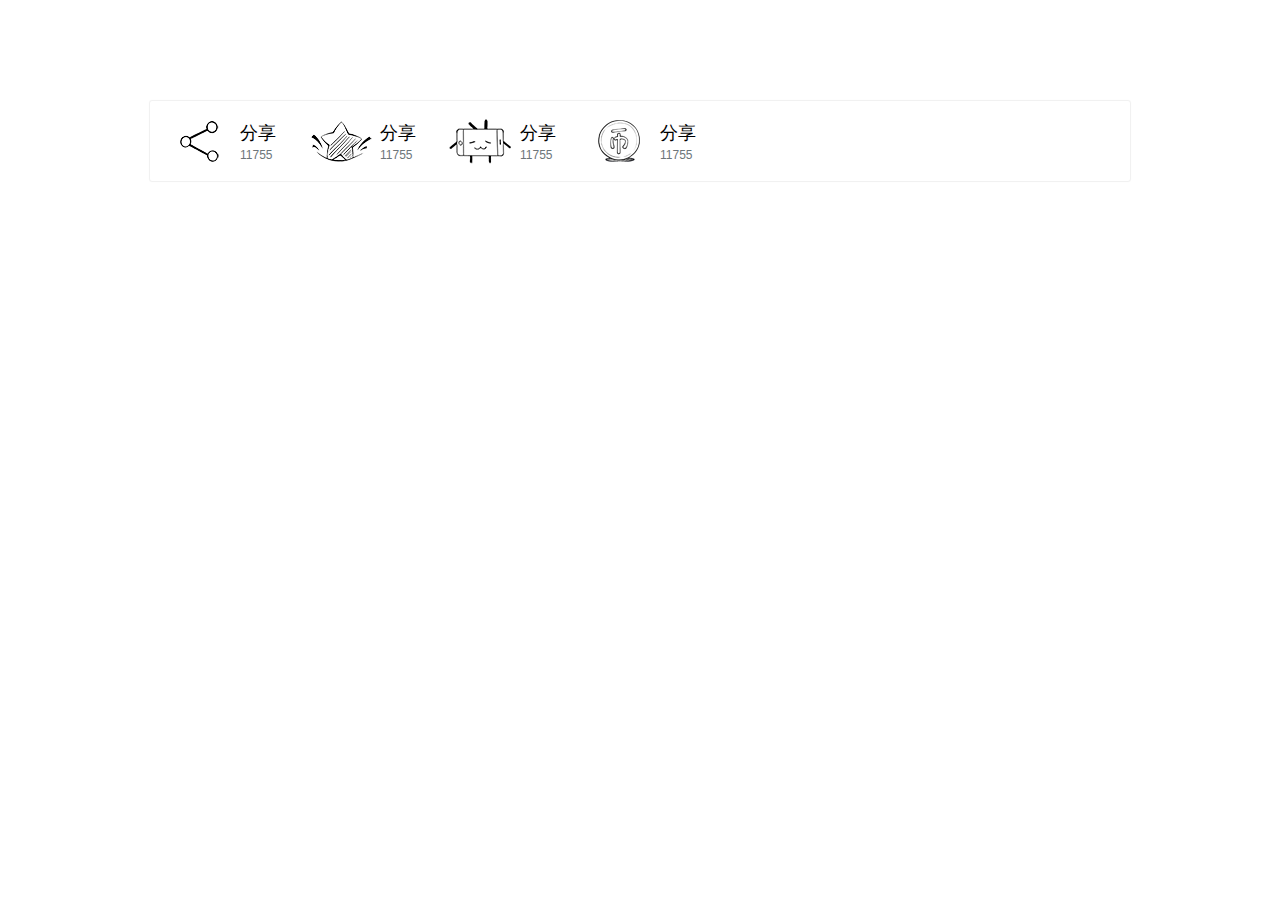
<file: 哔哩哔哩菜单按钮/index.html>
<!DOCTYPE html>
<html>
<head>
<meta charset="utf-8">
<meta http-equiv="X-UA-Compatible" content="IE=edge,chrome=1">
<title>萌萌的菜单按钮</title>
<link rel="stylesheet" href="index.css">
</head>
<body>
<div class="wrapper clearfix">
<div class="share lf">
    <div class="clearfix">
        <span class="share-bg conment"></span>
        <div class="desp">
            <h1>分享</h1>
            <p>11755</p>
        </div>
    </div>
</div>
<div class="collect lf">
    <div class="clearfix">
        <span class="collect-bg conment"></span>
        <div class="desp">
            <h1>分享</h1>
            <p>11755</p>
        </div>
    </div>
</div>
<div class="iPhone lf">
    <div class="clearfix">
        <span class="iPhone-bg conment"></span>
        <div class="desp">
            <h1>分享</h1>
            <p>11755</p>
        </div>
    </div>
</div>
<div class="coin lf">
    <div class="clearfix">
        <span class="coin-bg conment"></span>
        <div class="desp">
            <h1>分享</h1>
            <p>11755</p>
        </div>
    </div>
</div>
</div>   
</body>
</html>
</file>
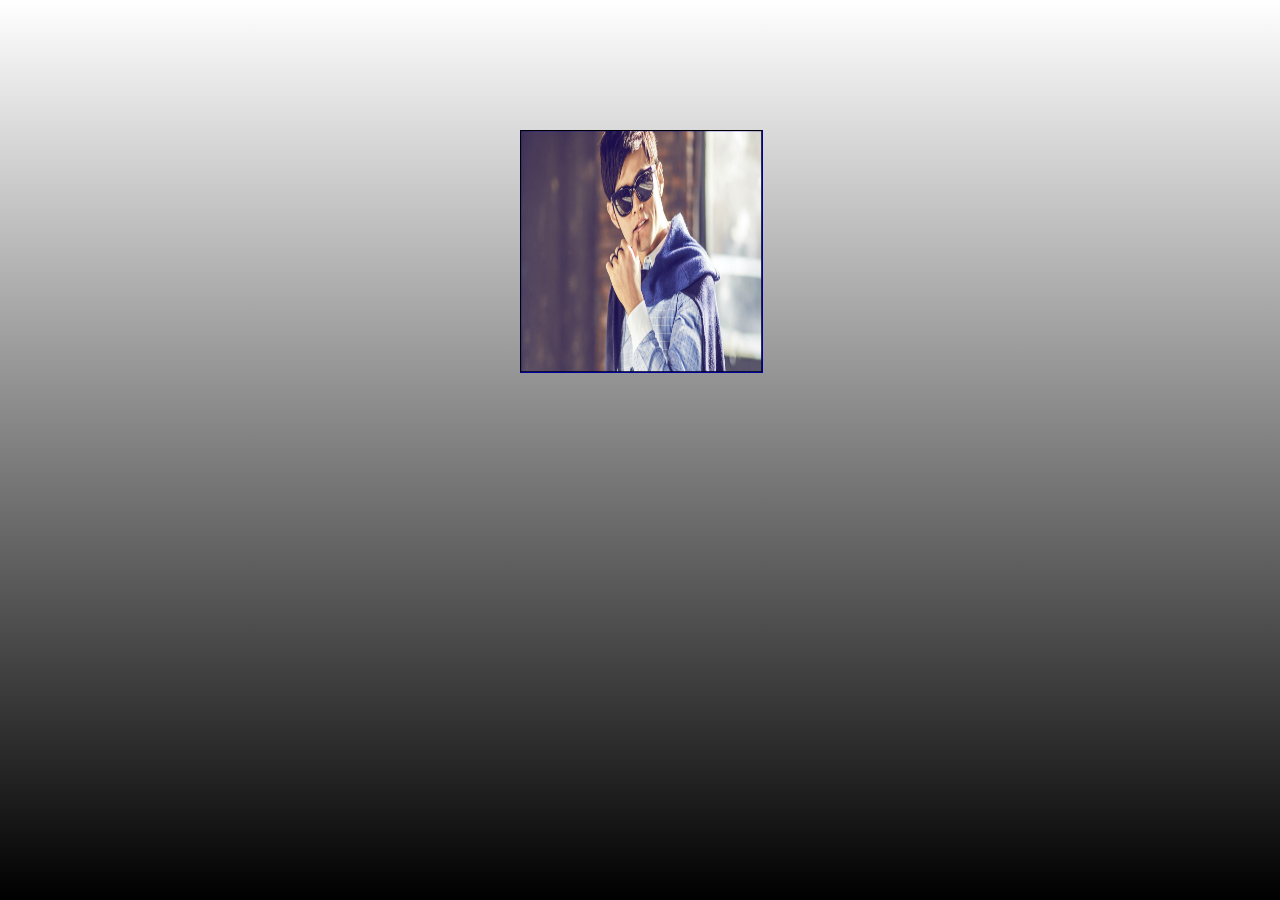
<file: 3D旋转/3D旋转.html>
<!DOCTYPE html>
<html lang="en">
<head>
	<meta charset="UTF-8">
	<title>Document</title>
</head>
<style type="text/css">
@keyframes sharing{
	0% { 
		transform: rotateX(0deg) rotateY(0deg)rotateZ(0deg);
	}
	100% {
		transform: rotateX(360deg) rotateY(360deg)rotateZ(360deg);
	}
}
html {
	background: linear-gradient(white 0%, black 100%);
	height: 100%;
}
.wrap {
	margin-top: 150px;
	perspective: 600px;
}
.cube {
	width: 200px;
	height: 200px;
	margin:auto;
	position: relative;
	transform-style: preserve-3d;
	animation: 16s sharing infinite linear;
}
.wrap .cube img{
	width: 200px;
	height: 200px;
}
.cube > div {
	text-align: center;
	line-height: 200px;
	width: 100%;
	height: 100%;
	border: 1px solid black;
	background-color: blue;
	position: absolute;
}
.cube >span {
	width: 100px;
	height: 100px;
	position: absolute;
	top: 50px;
	left: 50px;
	border-radius: 50%;
	background-color: pink;
	border: 1px solid black;
}
.out-front {
	transform: translateZ(100px);
}
.out-back {
	transform: translateZ(-100px) rotateY(180deg);
}
.out-left {
	transform: translateX(-100px) rotateY(-90deg);
}
.out-right {
	transform: translateX(100px) rotateY(90deg);
}
.out-top {
	transform: translateY(-100px) rotateX(90deg);
}
.out-bottom {
	transform: translateY(100px) rotateX(-90deg);
}

.in-front {
	transform: translateZ(50px);
}
.in-back {
	transform: translateZ(-50px) rotateY(180deg);
}
.in-left {
	transform: translateX(-50px) rotateY(-90deg);
}
.in-right {
	transform: translateX(50px) rotateY(90deg);
}
.in-top {
	transform: translateY(-50px) rotateX(90deg);
}
.in-bottom {
	transform: translateY(50px) rotateX(-90deg);
}


.cube:hover .out-front {
	transform: translateZ(200px);
}

.cube:hover .out-back {
	transform: translateZ(-200px) rotateY(180deg);
}

.cube:hover .out-left {
	transform: translateX(-200px) rotateY(-90deg);
}

.cube:hover .out-right {
	transform: translateX(200px) rotateY(90deg);
}

.cube:hover .out-top {
	transform: translateY(-200px) rotateX(90deg);
}

.cube:hover .out-bottom {
	transform: translateY(200px) rotateX(-90deg);
}

</style>
<body>
	<div class="wrap">
		<div class="cube">
			<div class="out-front">
				<img src="images/jay2jpg.jpg" alt=""/>
			</div>
			<div class="out-back">
				<img src="images/雪炫1.jpg" alt=""/>
			</div>
			<div class="out-left">
				<img src="images/jay3.jpg" alt=""/>
			</div>
			<div class="out-right">
				<img src="images/jay4.jpg" alt=""/>
			</div>
			<div class="out-top">
				<img src="images/kisum1.jpg" alt=""/>
			</div>
			<div class="out-bottom">
				<img src="images/tara1.jpg" alt=""/>
			</div>

			<span class="in-front"></span>
			<span class="in-back"></span>
			<span class="in-left"></span>
			<span class="in-right"></span>
			<span class="in-top"></span>
			<span class="in-bottom"></span>
		</div>
	</div>
</body>
</html>
</file>
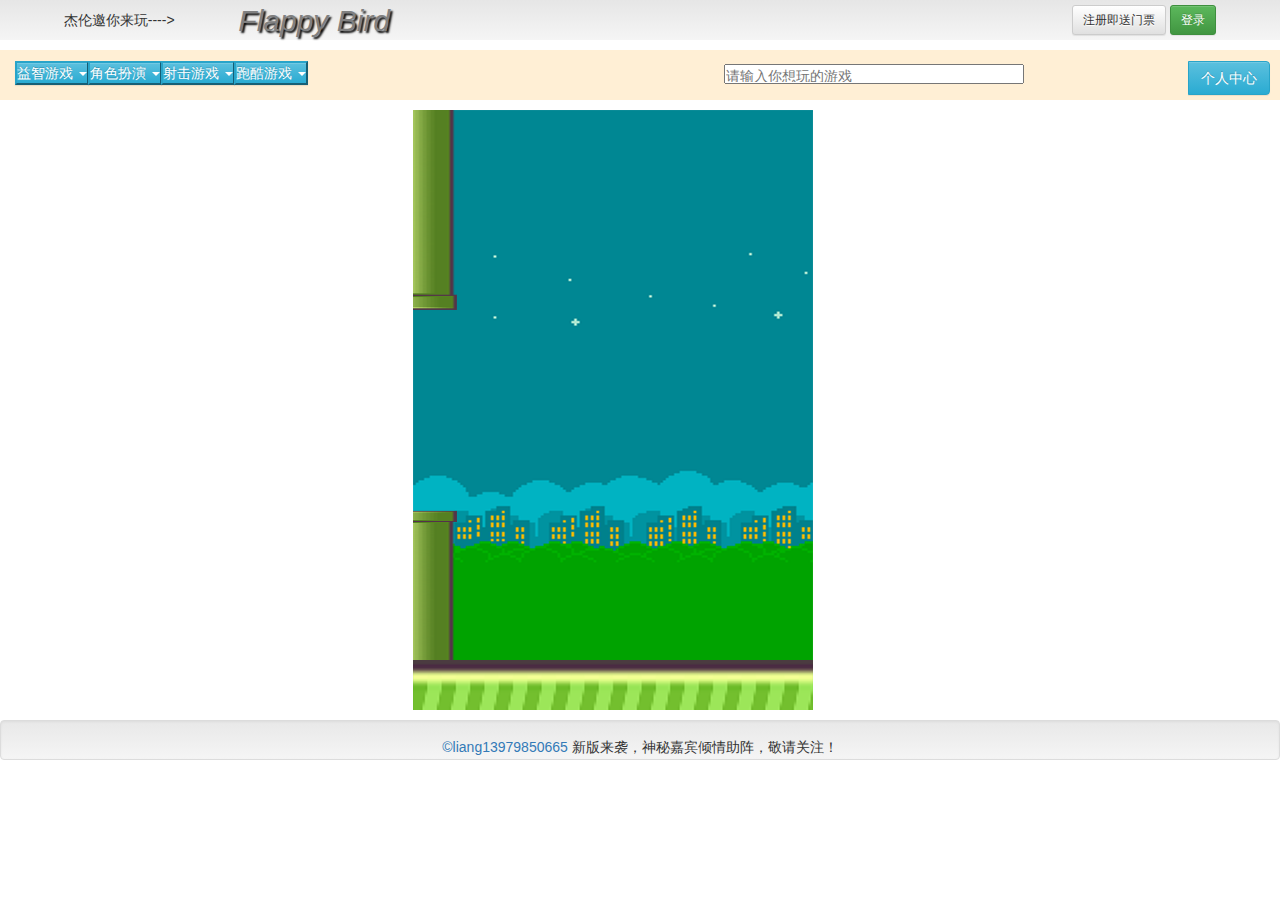
<file: Flappy Bird/综合项目.html>
<!DOCTYPE html>
<html lang="en">
<head>
    <meta charset="UTF-8">
    <title>Flappy Bird</title>

    <link rel="stylesheet" href="bs和js插件/bootstrap-3.3.7-dist/css/bootstrap.css"/>
    <link rel="stylesheet" href="bs和js插件/bootstrap-3.3.7-dist/css/bootstrap-theme.css"/>
    <script src="bs和js插件/jquery-3.1.0.js"></script>
    <script src="bs和js插件/bootstrap-3.3.7-dist/js/bootstrap.js"></script>

    <style>
        header{
            height: 40px;
            background: linear-gradient(#e6e6e6, #f5f5f5);
        }
        nav{
            height: 50px;
            background: papayawhip;
            margin-top: 10px;
        }
        section{
            height: 450px;
            background: skyblue;
            margin-top: 10px;
        }
        footer{
            height: 30px;
            background: #0f0f0f;
            margin-top: 10px;
        }

        @keyframes jay{
            0%{font-size: 30px}
            50%{font-size: 35px}
            100%{font-size: 40px}
        }
        #jay{
            text-shadow: #000000 2px 2px 2px;
            animation: jay 2s 100 linear;
        }
        *{
            margin: 0;
            padding: 0;
        }

        #canvas{
            align-content: center;
            left: 50%;
            position: relative;
        }
    </style>

</head>
<body onload="init();">

<!-- 头部条开始 -->
<header class="col-sm-12">
    <span class="col-sm-2" style="margin-top: 10px;text-align: center">杰伦邀你来玩----></span>
    <span id="jay" class="col-sm-3" style="font-size: 30px; color: gray;margin-top: 0px;"><i>Flappy Bird</i></span>

    <div class="col-sm-3 col-sm-push-5 btn-group-sm">
        <button class="btn btn-default" id="login" data-toggle="modal" data-target="#signinmodal" style="height: 30px;margin-top: 5px;">注册即送门票</button>
        <button class="btn btn-success" id="signin" data-toggle="modal" data-target="#loginmodal" style="right: 20px; height: 30px;margin-top: 5px;">登录</button>
    </div>
</header>

<!-- 导航栏开始 -->
<nav class="col-sm-12 btn-group">
    <div class="btn-group dropdown" style="top: 11px;">
        <button class="btn-group btn-info" data-toggle="dropdown">
            益智游戏
            <span class="caret"></span>
        </button>
        <ul class="dropdown-menu">
            <li class="dropdown-header">益智</li>
            <li>快速魔方</li>
            <li><a id="toggle">笨鸟先飞</a></li>
            <li class="divider"></li>
            <li>龟兔赛跑</li>
        </ul>
    </div>

    <div class="btn-group dropdown" style="top: 11px;">
        <button class="btn-group btn-info" data-toggle="dropdown">
            角色扮演
            <span class="caret"></span>
        </button>
        <ul class="dropdown-menu">
            <li class="dropdown-header">益智</li>
            <li>快速魔方</li>
            <li>笨鸟先飞</li>
            <li class="divider"></li>
            <li>龟兔赛跑</li>
        </ul>
    </div>

    <div class="btn-group dropdown" style="top: 11px;">
        <button class="btn-group btn-info" data-toggle="dropdown">
            射击游戏
            <span class="caret"></span>
        </button>
        <ul class="dropdown-menu">
            <li class="dropdown-header">益智</li>
            <li>快速魔方</li>
            <li>笨鸟先飞</li>
            <li class="divider"></li>
            <li>龟兔赛跑</li>
        </ul>
    </div>

    <div class="btn-group dropdown" style="top: 11px;">
        <button class="btn-group btn-info" data-toggle="dropdown">
            跑酷游戏
            <span class="caret"></span>
        </button>
        <ul class="dropdown-menu">
            <li class="dropdown-header">益智</li>
            <li>快速魔方</li>
            <li>笨鸟先飞</li>
            <li class="divider"></li>
            <li>龟兔赛跑</li>
        </ul>
    </div>

    <input type="text" class="col-sm-offset-4 glyphicon glyphicon-search" placeholder="请输入你想玩的游戏" style="width: 300px;margin-top: 13px;"/>
    <button class="btn btn-info navbar-right" style="top: 11px; right: 10px;">个人中心</button>
</nav>

<!-- 中间为游戏部分 -->
<section class="col-sm-8 col-lg-push-2" style="width: 400px;height: 600px;background-color: #fff;">
    <canvas id="canvas" width="400px" height="600px"></canvas>
</section>

<!-- 脚部版权 -->
<footer class="well col-sm-12" style="text-align: center; line-height: 100%;">
    <a href="">©liang13979850665</a>
    新版来袭，神秘嘉宾倾情助阵，敬请关注！
</footer>

<!-- 登录框模态 -->
<div class="modal" id="loginmodal">
    <div class="modal-dialog">
        <div class="modal-content">
            <div class="modal-header">
                <button class="close" data-dismiss="modal">
                    <span aria-hidden="true"> × </span>
                    <span class="sr-only">close</span>
                </button>
                <h3>请登录</h3>
            </div>
            <div class="modal-body">
                <p>登录</p><input type="text" placeholder="请输入用户名"/>
                <p>密码</p><input type="password" placeholder="请输入密码"/>
            </div>
            <div class="modal-footer">
                <button class="btn btn-info" data-toggle="modal" data-target="#signin" data-dismiss="modal">注册</button>
                <button class="btn btn-success" id="log">登录</button>
            </div>
        </div>
    </div>
</div>
<!-- 注册框模态 -->
    <div class="modal" id="signinmodal">
        <div class="modal-dialog">
            <div class="modal-content">
                <div class="modal-header">
                    <button class="close" data-dismiss="modal" data-target="#signin">
                        <span aria-hidden="true"> &times;</span>
                        <span class="sr-only">close</span>
                    </button>
                    <h3>请注册</h3>
                </div>
                <div class="modal-body">
                    <p>用户名</p><input type="text" placeholder="请输入用户名" id="uname"/>
                    <p>密码</p><input type="password" placeholder="请输入密码" id="pwd"/>
                    <p>确认密码</p><input type="password" placeholder="请再次输入密码" id="checkpwd"/>
                </div>
                <div class="modal-footer">
                    <button class="btn btn-info" id="surebtn">确认</button>
                </div>
            </div>
        </div>
    </div>

<script>
    /* 注册框数据保存 */
    var uname = $("#uname");
    var pwd = $("#pwd");
    var checkpwd = $("#checkpwd");
    var surebtn = $("#surebtn");

    var exspan = document.createElement("span");
    var exmeter = document.createElement("meter");
    exmeter.low = 3;
    exmeter.high = 7;
    exmeter.optimum = 8;
    exmeter.max = 12;


    pwd[0].oninput = function () {

    }

    checkpwd[0].oninput = function () {
        if(this.value != pwd.val() && this.value.length != 0){
            exspan.innerHTML = "×&nbsp;  输入密码有误，清重新输入"
        }else{
            exspan.innerHTML = "√&nbsp;  输入正确"
        }
        this.parentNode.appendChild(exspan);
        if(checkpwd.val().length == 0){
            this.parentNode.removeChild(exspan);
        }
    }

    surebtn[0].onclick = function () {
        if(uname.val().length != 0 && pwd.val().length != 0){
            localStorage.setItem("usernames", uname.val());
            localStorage.setItem("password", pwd.val());
            $("#signinmodal").modal("hide");
            alert("注册成功！");
        }else{
            alert("用户名和密码输入不能为空！");
        }
    }
</script>

<script>
    /*var toggle = document.getElementById("toggle");
    var scr = document.getElementById("src");
    toggle.onclick = function () {
        scr.setAttribute("src", "action.js");
    }*/
</script>

<script id="scr" src="action.js"></script>



</body>
</html>
</file>
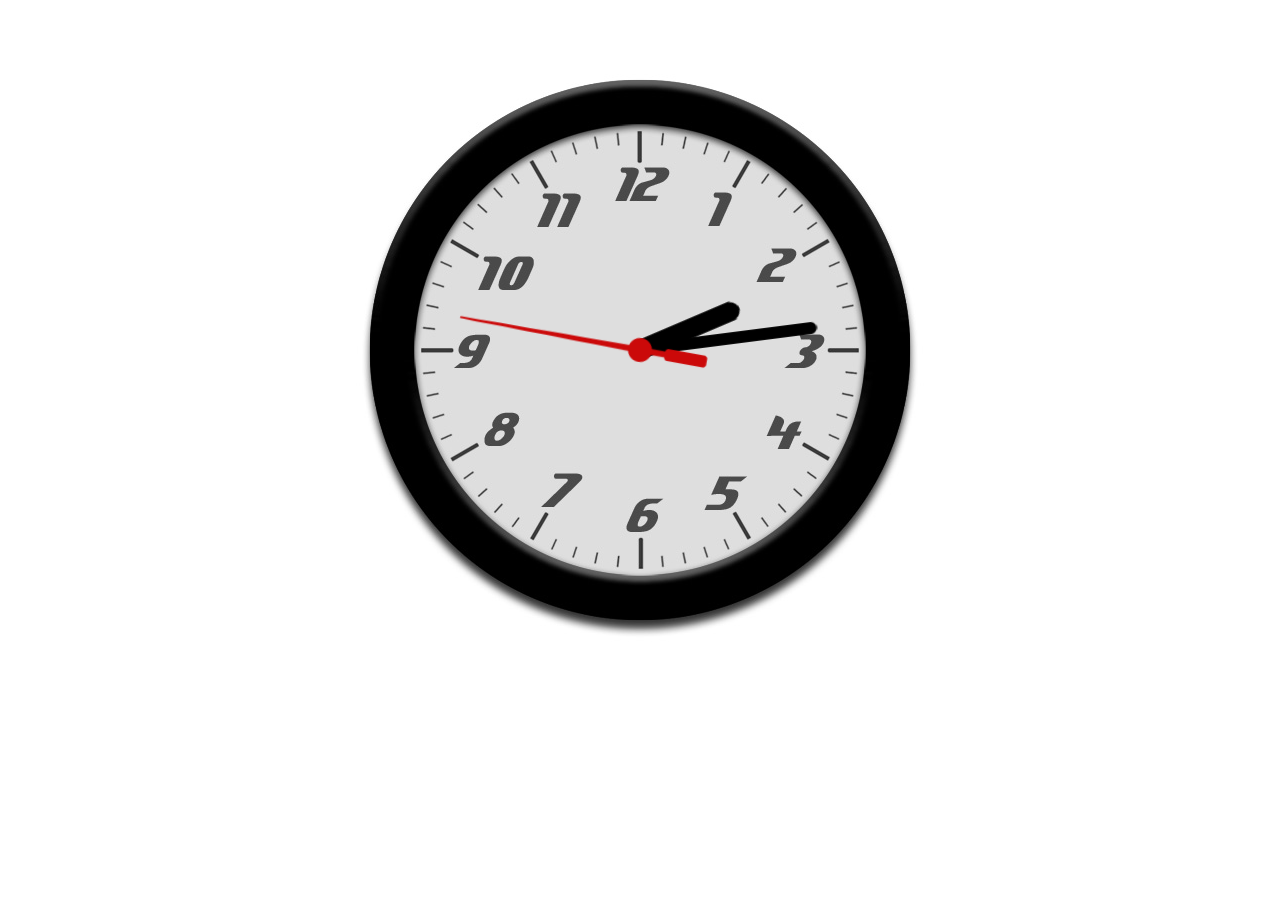
<file: 模拟时钟/模拟时钟.html>
<!DOCTYPE html>
<html lang="en">
<head>
    <meta charset="UTF-8">
    <title>模拟时钟</title>
    <link rel="icon" type="image/jpg" href="images2/clock.jpg"/>
    <style>
        *{
            margin: 0;
            padding: 0;
        }
        .clock{
            width: 600px;
            height: 600px;
            margin: 50px auto;
            position: relative;
            background: url("images2/clock.jpg") no-repeat;
        }
        .clock div{
            width: 600px;
            height: 600px;
            position: absolute;
        }
        .h{
            background: url("images2/hour.png") no-repeat center;
        }
        .m{
            background: url("images2/minute.png") no-repeat center;
        }
        .s{
            background: url("images2/second.png") no-repeat center;
        }
    </style>
    <script>
       window.onload = function () {
           var hour = document.getElementById("hour");
           var minute = document.getElementById("minute");
           var second = document.getElementById("second");

           hour.style.webkitTransform =  "rotate(180deg)";
           minute.style.webkitTransform =  "rotate(60deg)";
           second.style.webkitTransform =  "rotate(120deg)";

           var h = 0, m = 0, s = 0, ms = 0 ;
           setInterval(function(){
               var date = new Date();
               ms = date.getMilliseconds();
               s = date.getSeconds() + ms / 1000;
               m = date.getMinutes() + s / 60;
               h = date.getHours() % 12 + m / 60;
//               console.log(h + ":" + m + ":" + s);
               second.style.webkitTransform =  "rotate("+ 6*s +"deg)";
               minute.style.webkitTransform =  "rotate("+ 6*m +"deg)";
               hour.style.webkitTransform =  "rotate("+ 30*h +"deg)";
           }, 10)
       }
    </script>
</head>
<body>
<div class="clock">
    <div class="h" id="hour"></div>
    <div class="m" id="minute"></div>
    <div class="s" id="second"></div>
</div>
</body>
</html>
</file>
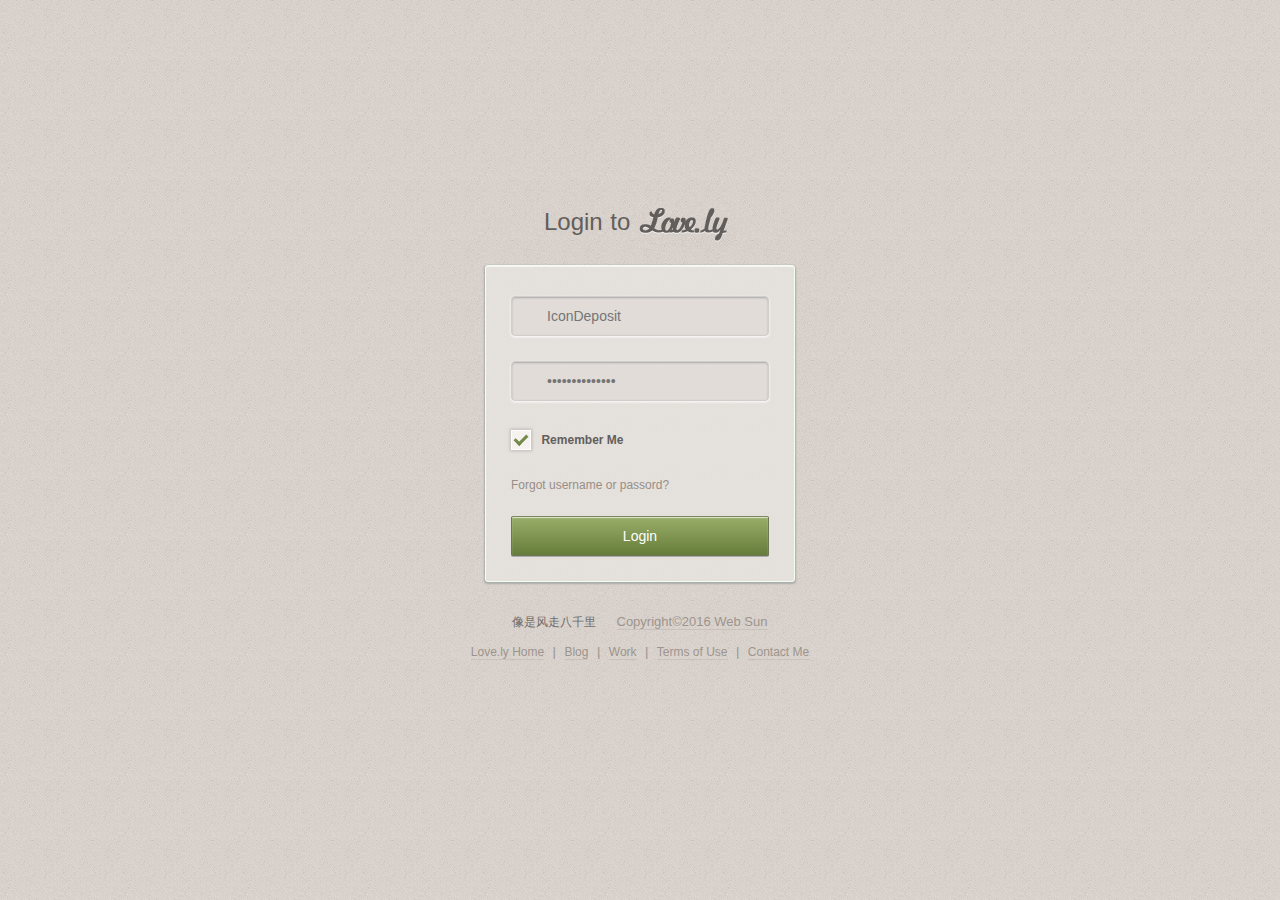
<file: 登录框/login.html>
<!DOCTYPE html>
<html>
<head>
<meta charset="utf-8">
<meta http-equiv="X-UA-Compatible" content="IE=edge,chrome=1">
<title>登录页面</title>
<link href="" rel="stylesheet">
<link rel="stylesheet" href="http://at.alicdn.com/t/font_1466005263_4110875.css">
<link rel="stylesheet" href="main.css">
</head>
<body>
  <div class="site-login-wrapper">
        <div class="header">
        	<h2>Login to 
                <img src="imgs/font.png" alt="logo">
            </h2>
        </div>
        <div class="login-form">
        	<form action="" method="post">
    	    	<ul class="form-content">
    	    		<li class="login-items">
    		    		<span class="iconfont icon-yonghuming pics"></span>
    		    		<input class="login-user" name="user" type="text" placeholder="IconDeposit"> 
    	    		</li>
    	    		<li class="login-items">
    		    		<span class="iconfont icon-mima pics"></span>
    		    		<input class="login-pwd" name="pwd" type="password" placeholder="••••••••••••••">
    	    		</li>
    	    		<li class="login-items rmb">
    		    		<input id="checkbox" type="checkbox" checked>
                        <label class="square" for="checkbox"></label>
                        <label class="remember" for="checkbox">Remember Me</label>
                    </li>
    	    		<li class="login-items rmb">
                        <a class="forget" href="">Forgot username or passord?</a>
                    </li>
    	    		<li class="login-items">
    		    		<button type="submit" class="login-btn">Login</button>
    	    		</li>

    	    	</ul>
        	</form>
        </div>
        <div class="footer">
        	<p>像是风走八千里&nbsp;&nbsp;&nbsp;&nbsp;&nbsp;&nbsp;<a href="#" class="copyright">Copyright©2016 Web Sun</a></p>
        	<ul class="links">
        		<li class="friend-link"><a href="#">Love.ly Home</a></li>
        		  <li class="line">|</li>
        		<li class="friend-link"><a href="#">Blog</a></li>
        		  <li class="line">|</li>
        		<li class="friend-link"><a href="#">Work</a></li>
        		  <li class="line">|</li>
        		<li class="friend-link"><a href="#">Terms of Use</a></li>
        		  <li class="line">|</li>
        		<li class="friend-link"><a href="#">Contact Me</a></li>
        	</ul>
        </div>
  </div>
</body>
</html>
</file>
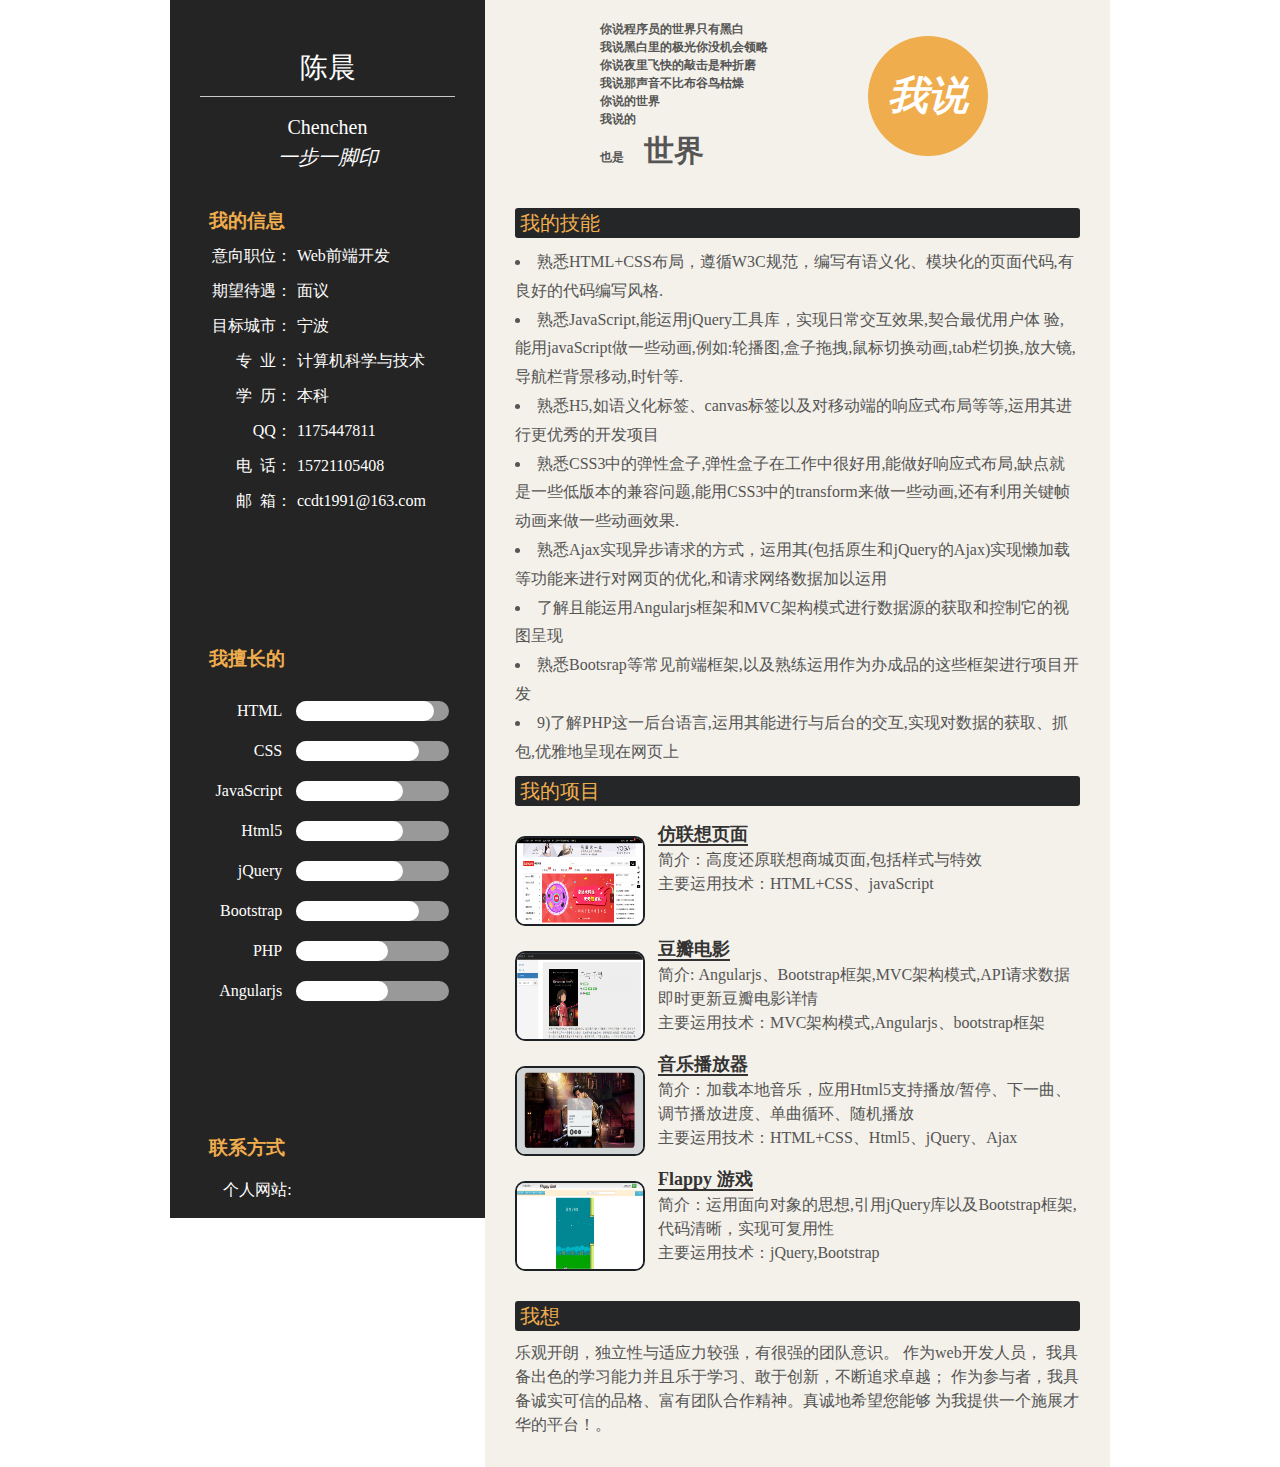
<file: 网页简历/aresume.html>
<!DOCTYPE html>
<html>
<head>
    <meta charset="utf-8">
    <meta http-equiv="X-UA-Compatible" content="IE=edge,chrome=1">
    <link rel="icon" href="images/"/>
    <title>Chenchen</title>
    <link rel="stylesheet" type="text/css" href="aresume.css">
</head>
<body>
<div class="wrapper clearfix">
    <div id="site-aside">
        <div class="aside-head">
            <h1 class="name">陈晨</h1>
            <p class="will">Chenchen<br/><i>一步一脚印</i></p>
        </div>
        <h3 style="float: left;color: #f0ad4e;margin-top: 20px;">&nbsp;&nbsp;我的信息</h3>
        <div class="aside-content">
            <dl class="baseinfo clearfix">
                <dt>意向职位：</dt>
                <dd>Web前端开发</dd>
                <dt>期望待遇：</dt>
                <dd>面议</dd>
                <dt>目标城市：</dt>
                <dd>宁波</dd>
                <dt>专&nbsp;&nbsp;业：</dt>
                <dd>计算机科学与技术</dd>
                <dt>学&nbsp;&nbsp;历：</dt>
                <dd>本科</dd>
                <dt>QQ：</dt>
                <dd>1175447811</dd>
                <dt>电&nbsp;&nbsp;话：</dt>
                <dd>15721105408</dd>
                <dt>邮&nbsp;&nbsp;箱：</dt>
                <dd>ccdt1991@163.com</dd>
            </dl>
            <br/>
            <br/>
            <br/>
            <br/>
            <h3 style="float: left;color: #f0ad4e;padding-top: 31px;">&nbsp;&nbsp;我擅长的</h3>
            <dl class="skills clearfix">
                <dt>HTML</dt>
                <dd class="progress">
                    <div class="progress-bar hl"></div>
                </dd>
                <dt>CSS</dt>
                <dd class="progress">
                    <div class="progress-bar cs"></div>
                </dd>
                <dt>JavaScript</dt>
                <dd class="progress">
                    <div class="progress-bar js"></div>
                </dd>
                <dt>Html5</dt>
                <dd class="progress">
                    <div class="progress-bar js"></div>
                </dd>
                <dt>jQuery</dt>
                <dd class="progress">
                    <div class="progress-bar jq"></div>
                </dd>
                <dt>Bootstrap</dt>
                <dd class="progress">
                    <div class="progress-bar bs"></div>
                </dd>
                <dt>PHP</dt>
                <dd class="progress">
                    <div class="progress-bar vs"></div>
                </dd>
                <dt>Angularjs</dt>
                <dd class="progress">
                    <div class="progress-bar vs"></div>
                </dd>
            </dl>

            <div>
                <h3 style="float: left;color: #f0ad4e;padding-top: 61px;">&nbsp;&nbsp;联系方式</h3>
                <dl class="baseinfo clearfix"><br><br>
                    <dt>个人网站:</dt>
                    <dd></dd>
                </dl>
            </div>

        </div>
        <div class="aside-foot">
        </div>
    </div>
    <div class="master-design" style="background-color: #f4f1ea;">
        <ul style="display: inline-block;width: 200px;margin-left: 115px;margin-top: 20px;
            font-family: simsun;font-weight: 600;margin-bottom: 5px;">
            <li>你说程序员的世界只有黑白</li>
            <li>我说黑白里的极光你没机会领略</li>
            <li>你说夜里飞快的敲击是种折磨</li>
            <li>我说那声音不比布谷鸟枯燥</li>
            <li>你说的世界</li>
            <li>我说的</li>
            <li>也是<span style="font-size: 30px;font-weight: bold;padding-left: 20px;">世界</span></li>
            <p style="height: 10px;"></p>
        </ul>
        <div style="float: right;margin-right: 122px;margin-top: 36px;">
            <div class="main-title" style="background-color: #f0ad4e;color: white;
                width: 120px;height: 120px;border-radius: 50%;text-align: center;line-height: 120px;">
                <h1 style="font-weight: 700;font-size: 40px;"><i>我说</i></h1>
            </div>
        </div>
    </div>

    <div id="site-main">
        <div class="master-skill">
            <h2 class="main-title" style="color: #f0ad4e;">我的技能</h2>
            <ul class="list">
                <li>熟悉HTML+CSS布局，遵循W3C规范，编写有语义化、模块化的页面代码,有良好的代码编写风格.</li>
                <li>熟悉JavaScript,能运用jQuery工具库，实现日常交互效果,契合最优用户体	验,能用javaScript做一些动画,例如:轮播图,盒子拖拽,鼠标切换动画,tab栏切换,放大镜,导航栏背景移动,时针等.</li>
                <li>熟悉H5,如语义化标签、canvas标签以及对移动端的响应式布局等等,运用其进行更优秀的开发项目</li>
                <li>熟悉CSS3中的弹性盒子,弹性盒子在工作中很好用,能做好响应式布局,缺点就是一些低版本的兼容问题,能用CSS3中的transform来做一些动画,还有利用关键帧动画来做一些动画效果.</li>
                <li>熟悉Ajax实现异步请求的方式，运用其(包括原生和jQuery的Ajax)实现懒加载等功能来进行对网页的优化,和请求网络数据加以运用</li>
                <li>了解且能运用Angularjs框架和MVC架构模式进行数据源的获取和控制它的视图呈现</li>
                <li>熟悉Bootsrap等常见前端框架,以及熟练运用作为办成品的这些框架进行项目开发</li>
                <li>9)了解PHP这一后台语言,运用其能进行与后台的交互,实现对数据的获取、抓包,优雅地呈现在网页上</li>
            </ul>
        </div>
        <div class="master-project">
            <h2 class="main-title" style="color: #f0ad4e;">我的项目</h2>
            <div class="project clearfix">
                <img src="images/1.png" class="pic"/>
                <a class="project-title" href="../仿联想商城/index.html" target="_blank" title="请跳转至另一页面">仿联想页面</a>
                <p class="project-desp">简介：高度还原联想商城页面,包括样式与特效 <br/>主要运用技术：HTML+CSS、javaScript</p>

            </div>
            <div class="project clearfix">
                <img src="../images/db.png" class="pic" />
                <a class="project-title" href="../豆瓣电影/index.html" target="_blank" title="请跳转至另一页面">豆瓣电影</a>
                <p class="project-desp">简介: Angularjs、Bootstrap框架,MVC架构模式,API请求数据即时更新豆瓣电影详情<br/>主要运用技术：MVC架构模式,Angularjs、bootstrap框架</p>
            </div>
            <div class="project clearfix">
                <img src="images/3.png" class="pic"/>
                <a class="project-title" href="../音乐播放器/YYindex.html" title="请跳转至另一页面">音乐播放器</a>
                <p class="project-desp">简介：加载本地音乐，应用Html5支持播放/暂停、下一曲、调节播放进度、单曲循环、随机播放 <br/>主要运用技术：HTML+CSS、Html5、jQuery、Ajax</p>
            </div>
            <div class="project clearfix">
                <img src="images/4.png" class="pic"/>
                <a class="project-title" href="../Flappy%20Bird/综合项目.html" target="_blank" title="请跳转至另一页面">Flappy <Bird小></Bird小>游戏</a>
                <p class="project-desp">简介：运用面向对象的思想,引用jQuery库以及Bootstrap框架,代码清晰，实现可复用性 <br/>主要运用技术：jQuery,Bootstrap</p>
            </div>
        </div>

        <div class="master-foot">
             <h2 class="main-title" style="color: #f0ad4e;">我想</h2>
            <p class="wish">乐观开朗，独立性与适应力较强，有很强的团队意识。
                作为web开发人员， 我具备出色的学习能力并且乐于学习、敢于创新，不断追求卓越；
                作为参与者，我具备诚实可信的品格、富有团队合作精神。真诚地希望您能够
                为我提供一个施展才华的平台！。</p>
        </div>

    </div>
</div>

</body>
</html>
</file>
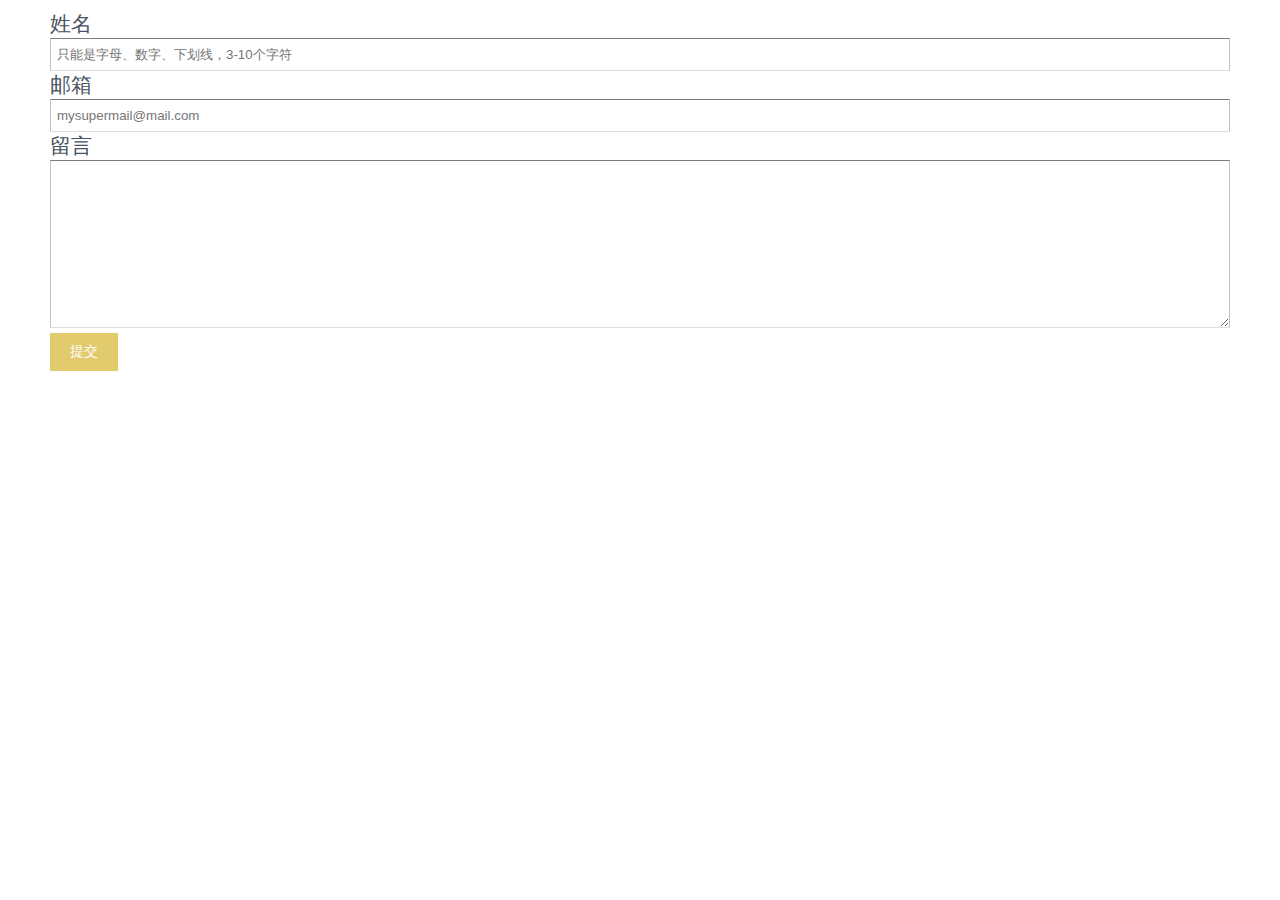
<file: 登录框/n/form.html>
<!DOCTYPE html>
<html>
<head>
  <meta charset="utf-8">
  <title>JS Bin</title>
<style id="jsbin-css">
*{margin: 0; padding: 0;}
*{box-sizing: border-box;}
ul,li {
	list-style: none;
}
img {
	border: 0;
	vertical-align: middle;
}
a {
	text-decoration: none;
	transition: all .1s ease-in-out;
}
input{
  border: none;
}
body {
	font-family: "Open Sans",sans-serif;
    font-weight: 100;
    color: #475261;
    font-size: 1.3rem;
}
.clearfix:after {
	display: block;
	content: '';
	clear: both;
}
.form-content li.heighterror{
  padding: 4px 5px 2px 9px;
  background: #FFDFDF!important;
  border-bottom: 1px solid #EACBCC;
  border-right: 1px solid #EACBCC;
  margin: 3px 0
}
.form-content{
  padding: 10px 50px 50px;
}
.form-content .panel{
  width: 100%;
  padding: 8px 6px;
  border-top: 1px solid #7c7c7c;
  border-right: 1px solid #c3c3c3;
  border-left: 1px solid #c3c3c3;
  border-bottom: 1px solid #ddd;
}
.form-content .ipt-error{
  border-color: red;
}
#formbtn{
  display: inline-block;
  padding: 10px 20px;
  font-size: 14px;
  color: #fff;
  background: #E2CB6D;
}
#formbtn:hover{
  background: #eada98;
}
p.error{
  color: red;
  font-size: 13px;
}
</style>
</head>
<body>
<div class="form-content">
      <form action="">
        <ul>
        <li>  
          <lable class=title for=name>姓名</lable>
          <div>
            <input type="text" class="panel" id=username name="name" placeholder="只能是字母、数字、下划线，3-10个字符">
          </div>
          <p class="nameErro error"></p>
          </li>
       <li> 
          <lable class=title for=name>邮箱</lable>
          <div>
            <input type="text" class="panel" id=email name="email" placeholder="mysupermail@mail.com">
          </div>
          <p class="emailErro error"></p>
       </li>
       <li>
        <lable class=title for=conment>留言</lable>
        <div>
          <textarea class="panel" name="conment" id="conment" cols="30" rows="10"></textarea>
       </div>
       </li>
       <li>
        <input type="submit" id=formbtn value="提交">
       </li>
       </ul>
      </form>
  </div>
<script src="forClass.js"></script>
<script src="reg.js"></script>
<script src="ajaxMod.js"></script>
<script id="jsbin-javascript">
var userNameIpt = document.querySelector('#username')
var emailIpt = document.querySelector('#email')
var formBtn = document.querySelector('#formbtn')
var nameErro = document.getElementsByClassName('nameErro')[0]
var emailErro = document.getElementsByClassName('emailErro')[0]

userNameIpt.addEventListener('change',function(){
 testUseName() &&testUnUseage()
});

emailIpt.addEventListener('change',function(){
  testEmail()
});
formBtn.addEventListener('click',function(e){
  e.preventDefault()
  if(testUseName() && testEmail()){
    testUnUseage(function (validName){
      if (validName) {
        console.log('系统正在注册中')
        alert('注册成功')
      }
    })  
  }
});
// AJAX请求后台数据验证用户名是否存在
function testUnUseage(handle){
  ajax({
    url: 'userName.php',
    type: 'post',
    data: {userName: usernameIpt.value},
    success: function(ret){
      if(!ret.data){
        nameErro.innerText = '用户名已经存在'
        addClass(userNameIpt,'ipt-error')
        handle && handle(false)
      }else if (ret.data) {
        nameErro.innerText = ''
        removeClass(userNameIpt,'ipt-error')
        handle && handle(true)
      }
    }
  })
}
function testUseName(){
  var userName = userNameIpt.value;
  if(!regName(userName)){
    nameErro.innerText = '用户名格式不正确'
    addClass(userNameIpt,'ipt-error')
    console.log('本地：用户名输入格式错了，没有发送Ajax')
    return false
  }else{
    nameErro.innerText =''
    removeClass(userNameIpt,'ipt-error')
    console.log('本地：用户名输入格式对了')
    return true
  }
}
function testEmail(){
  var email = emailIpt.value
  if(!regEmail(email)){
    emailErro.innerText = 'email格式不正确';
    addClass(emailIpt,'ipt-error')
    console.log('本地：email格式不正确')
    return false
  }else{
    emailErro.innerText = '' 
    removeClass(emailIpt,'ipt-error')
    console.log('本地：email格式正确')
    return true
  }
}
/*
*这里设定一个最终状态确认，只有当ajax数据之后，并且这个反馈是true的时候，这里才会是true，最终的提交才会提示注册成功
*/

</script>
</body>
</html>
</file>
<file: 哔哩哔哩菜单按钮/index.css>
*{margin: 0; padding: 0}
body,html{
	font-family: "Microsoft YaHei",Arial,Helvetica,sans-serif;
	color: #000;
	font-size: 12px;
}
ul{list-style: none;}
a{text-decoration: none;}
.clearfix:after{
	content: '';
	display: block;
	clear: both;
}
h1{
	font-weight: normal;
	font-size: 18px;
}
p{
	font-size: 12px;
	margin-top: 3px;
	color: #6d757a;
}
.lf{
	float: left;
	width: 120px;
	cursor: pointer;
}
.desp{
	float: left;
	width: 40px;
	height: 30px;
	padding: 20px 0 25px 0;
}
.wrapper{
	width: 980px;
	margin-left: auto;
	margin-right: auto;
	margin-top: 100px;
	height: 80px;
	border: 1px solid #f1f1f1;
	border-radius: 3px;
	box-shadow: 0 0 1px #f1f1f1;
}
.share{
	padding-left: 10px;
}
.conment{
	display: block;
	float: left;
	width: 80px;
	height: 80px;
}
/*--share--*/
.share .share-bg{
	background: url(images/anim-share.png) 0 0 no-repeat;
}
@keyframes share{
	0% {
		background-position: 0 0;
	}
	100% {
		background-position: -1360px 0;
	}
}
.share:hover .share-bg{
	animation: share steps(17) 0.8s infinite;
}
/*--collect--*/
.collect{
	padding-left: 20px;
}
.collect-bg{
	background: url(images/anim-fav.png) 0 5px no-repeat;
}

@keyframes collect{
	0% {
		background-position: 0 5px;
	}
	100% {
		background-position: -1120px 5px;
	}
}
.collect:hover .collect-bg{
	animation: collect steps(14) 1s infinite both;
}
/*--iPhone--*/
.iPhone{
	padding-left: 20px;
}
.iPhone-bg{
	background: url(images/anim-app.png) 0 0 no-repeat;
}
.iPhone:hover .iPhone-bg{
	animation: iPhone steps(16) 1.2s 1;
}
@keyframes iPhone{
	0% {
		background-position: 0 0;
	}
	100% {
		background-position: -1280px 0;
	}
} 
/*--coin--*/
.coin{
	padding-left: 20px;
}
.coin-bg{
	background: url(images/anim-coin.png) 0 -15px no-repeat;
}
.coin:hover .coin-bg{
	animation: coin steps(8) 0.8s infinite;
}
@keyframes coin{
	0% {
		background-position: 0 -15px;
	}
	100% {
		background-position: -640px 0px;
	}
}
</file>
<file: 登录框/main.css>
*{
    	margin: 0;
    	padding: 0;
    }
	body{
		background: url(imgs/bg.png) repeat;
	    font-family: "Helvetica Neue",Helvetica,Arial,sans-serif;
	    font-size: 16px;
	    line-height: 1.5;
	}
	ul,li{
		list-style: none;
	}
	a{
		text-decoration: none;
		color: #9d948d;
	}
	img{
		border: none;
		vertical-align: middle;
	}
	input{
        border: none;
        outline: none;
    }
    button{
        outline: none;
    }
    .site-login-wrapper{
        position: absolute;
        top: 50%;
        left: 50%;
        margin-top: -250px;
        margin-left:  -275px;
        width: 550px;
        height: 500px;
    }
    .header h2{
        text-align: center;
        word-spacing: 1px;
        color: #625e5b;
        font-weight: normal;
        height: 35px;
        line-height: 35px;
    }
    .header .title{
        font-family: "Brush Script Std";
        font-size: 40px;
        color: #625e5b;
    }
	.login-form{
        width: 310px;
        margin: 30px auto;
        padding: 30px 25px 0 25px;
        background: url(imgs/login_bg.png) repeat;
        border: 1px solid #f3feef;
        box-sizing: border-box;
        border-radius: 3px;
		box-shadow: 0px 1px 2px 1px #aaaaaa, inset 0px 1px 1px rgba(255,255,255,0.7);
	}
	.login-items{
		position: relative;
		margin-bottom: 25px;
        height: 40px;
        line-height: 40px;  
	}
	.login-items .login-pwd,
    .login-items .login-user{
		width: 100%;
        height: 40px;
		padding-left: 35px;
		font-size: 14px;
        border-radius: 4px;
        border: 1px solid #d2cdc9;
        background-color: #e1dcd8;
        box-sizing: border-box;
        box-shadow: 0px 1px 3px #fff, inset 0px 1px 2px #aaa;
	}
    .login-items input:focus,
    .login-items input:focus{
        color: #625e5b;
        background-color: #f5f2ef;
    }
	.login-items .pics{
		position: absolute;
		top: 2px;
        left: 12px;
       
	}
    .login-items span{
        color: #988e87;
    }
	.login-items #checkbox{
        width: 20px;
        height: 20px;
        visibility: hidden;
        vertical-align: middle;
    }
    .login-items .square{
        position: absolute;
        left: 0;
        top: 4px;
        width: 18px;
        height: 18px;
        background-color: #f5f2ef;
        border: 1px solid #fff;
        box-shadow: 0 0 3px 1px #bebab7;
        cursor: pointer;
    }
    .login-items .square:after{
        position: absolute;
        content: '';
        top: 1px;
        left: 5px;
        width: 5px;
        height: 10px;
        border: 3px solid #74884a;
        border-top: none;
        border-left: none;
        transform: rotate(45deg);
        opacity: 0.2;
    }
    .login-items input[type=checkbox]:checked + label:after {
        opacity: 1;
}
    .login-items .remember{
        margin-left: 6px;
        color: #625e5b;
        font-size: 12px;
        font-weight: bold;
    }
    .rmb{
        height: 25px;
        line-height: 25px;
        margin-bottom: 20px;
    }
    .login-items a{
        font-size: 12px;
        color: #988e87;
    }
    .login-btn{
        width: 100%;
        height: 40px;
    	font-size: 14px;
    	color: #fff;
    	border: 1px solid #6d7756;
        border-top-color: #7c8762;
        background-color: #7a924a;
        border-radius: 2px;
        background-image: linear-gradient(to bottom, #99ae69, #667c3a);
        box-shadow: 0px 1px 0px rgba(170,170,170,1), inset 0px 1px 1px rgba(255,255,255,0.7); 
        cursor: pointer;
    }
    .login-items input[type*="button"]:hover {
    opacity: 0.8;
}
    .footer{
        text-align: center;
    }
    .footer p{
        color: #706b68;
        font-size: 12px;
    }
     .footer p>a{
        font-size: 13px;
        border-bottom: 1px solid #c9c2bc;
    }
    .footer .links>li{
    	display: inline-block;
    	text-align: center;
    	font-size: 12px;
    	padding: 10px 2px;   	
    }
    .footer .links a{
        border-bottom: 1px solid #c9c2bc;

    }
    .footer .links>li.line{
    	color: #98938f;
    	font-size: 13px;
    	font-weight: normal;
    }
</file>
<file: 网页简历/aresume.css>
@charset "UTF-8";
*{margin: 0; padding: 0; box-sizing: border-box;}
a{text-decoration: none;}
h1,h2{
    font-weight: normal;
}
ul{
    list-style: none;
}
a{text-decoration: none;}
.clearfix:after{
    content: '';
    display: block;
    clear: both;
}
.clearfix img{
    width: 130px;
    height: 90px;
    border: 2px solid #1c2126;
    border-radius: 10px;
    margin-top: 15px;
}
body{
    background: white;
    color: #555;
    font: 12px/1.5 "微软雅黑",Verdana,"\5b8b\4f53",serif;
    -webkit-font-smoothing: antialiased;
}
.wrapper{
    margin: auto;
    width: 940px;
}
#site-aside{
    float: left;
    width: 315px;
    font-size: 16px;
    color: #fff;
    padding: 40px 30px 11px 30px;
    text-align: center;
    background-color: #242424;
}
#site-aside .aside-head .name{
    font-size: 28px;
    line-height: 2.0;
}
#site-aside .aside-head .will{
    font-size: 20px;
    padding: 15px;
    border-top: 1px solid #c8c8c8;
}
#site-aside .aside-content .baseinfo{
    padding: 51px 0;
    padding-bottom: 0px;
}
#site-aside .aside-content .baseinfo dt{
    width: 36%;
    float: left;
    text-align: right;
    line-height: 35px;
}
#site-aside .aside-content .baseinfo dd{
    width: 62%;
    float: right;
    text-align: left;
    line-height: 35px;
}
#site-aside .aside-content .skills{
  /*  border-top: 2px solid #c8c8c8;
    border-bottom: 2px solid #c8c8c8;*/
    padding: 82px 0 57px;
}
#site-aside .aside-content .skills dt{
    width: 30%;
    text-align: right;
    display: inline-block;
    height: 20px;
    line-height: 20px;
    margin: 10px 0;
    position: relative;
    top: -5px;
}
#site-aside .aside-content .skills .progress{
    width: 60%;
    height: 20px;
    margin-left: 10px;
    text-align: left;
    display: inline-block;
    background-color: #999;
    border-radius: 10px;
    line-height: 45px;
    position: relative;
}
#site-aside .aside-content .skills .progress .progress-bar{
    position: absolute;
    height: 20px;
    background-color: #fff;
    border-radius: 10px;
}
#site-aside .aside-content .skills .progress .hl{width: 90%;}
#site-aside .aside-content .skills .progress .cs{width: 80%;}
#site-aside .aside-content .skills .progress .js{width: 70%;}
#site-aside .aside-content .skills .progress .jq{width: 70%;}
#site-aside .aside-content .skills .progress .bs{width: 80%;}
#site-aside .aside-content .skills .progress .ls{width: 70%;}
#site-aside .aside-content .skills .progress .vs{width: 60%;}
#site-aside .aside-foot .contact{
    padding: 30px 42px;
    text-align: left;
    font-size: 14px;
}
#site-aside .aside-foot .contact li{
    padding-bottom: 5px;
}
#site-aside .aside-foot .contact li span{
    padding-right: 10px;
}
#site-aside .aside-foot .contact li a{
    color: #fff;
}
#site-main{
    float: left;
    width: 625px;
    padding: 30px;
    padding-top: 20px;
    font-size: 16px;
    background-color: #f4f1ea;
}
#site-main .main-title{
    font-size: 20px;
    color: #fff;
    padding-left: 5px;
    background-color: #252627;
    border-radius: 3px;
}
#site-main .master-skill .list{
    margin: 10px 0;
    list-style: inside;
}
#site-main .master-skill .list li{
    line-height: 1.8;
}
#site-main .master-project .main-title,
#site-main .master-design .main-title{
    margin-bottom: 15px;
}
#site-main .project{
    margin-bottom: 10px;
}
#site-main .master-design{
    padding: 10px 0;
}
#site-main .project .pic,
#site-main .master-design .design .pic{
    float: left;
    margin-right: 13px;
}
#site-main .project .project-title,
#site-main .design .design-title{
    font-size: 18px;
    font-weight: 700;
    color: #333;
    border-bottom: 2px solid #333;
}
#site-main .master-design .design{
    margin-top: 10px;
}
#site-main .master-foot{
    margin-top: 30px;
}
#site-main .master-foot .wish{
    padding-top: 10px;
}
#site-main .master-foot .personal{
    display: block;
    width: 100px;
    margin: auto;
    margin-top: 20px;
    border-bottom: 2px solid #333;
    text-align: center;
    font-weight: 700;
    color: #333;
}
</file>
